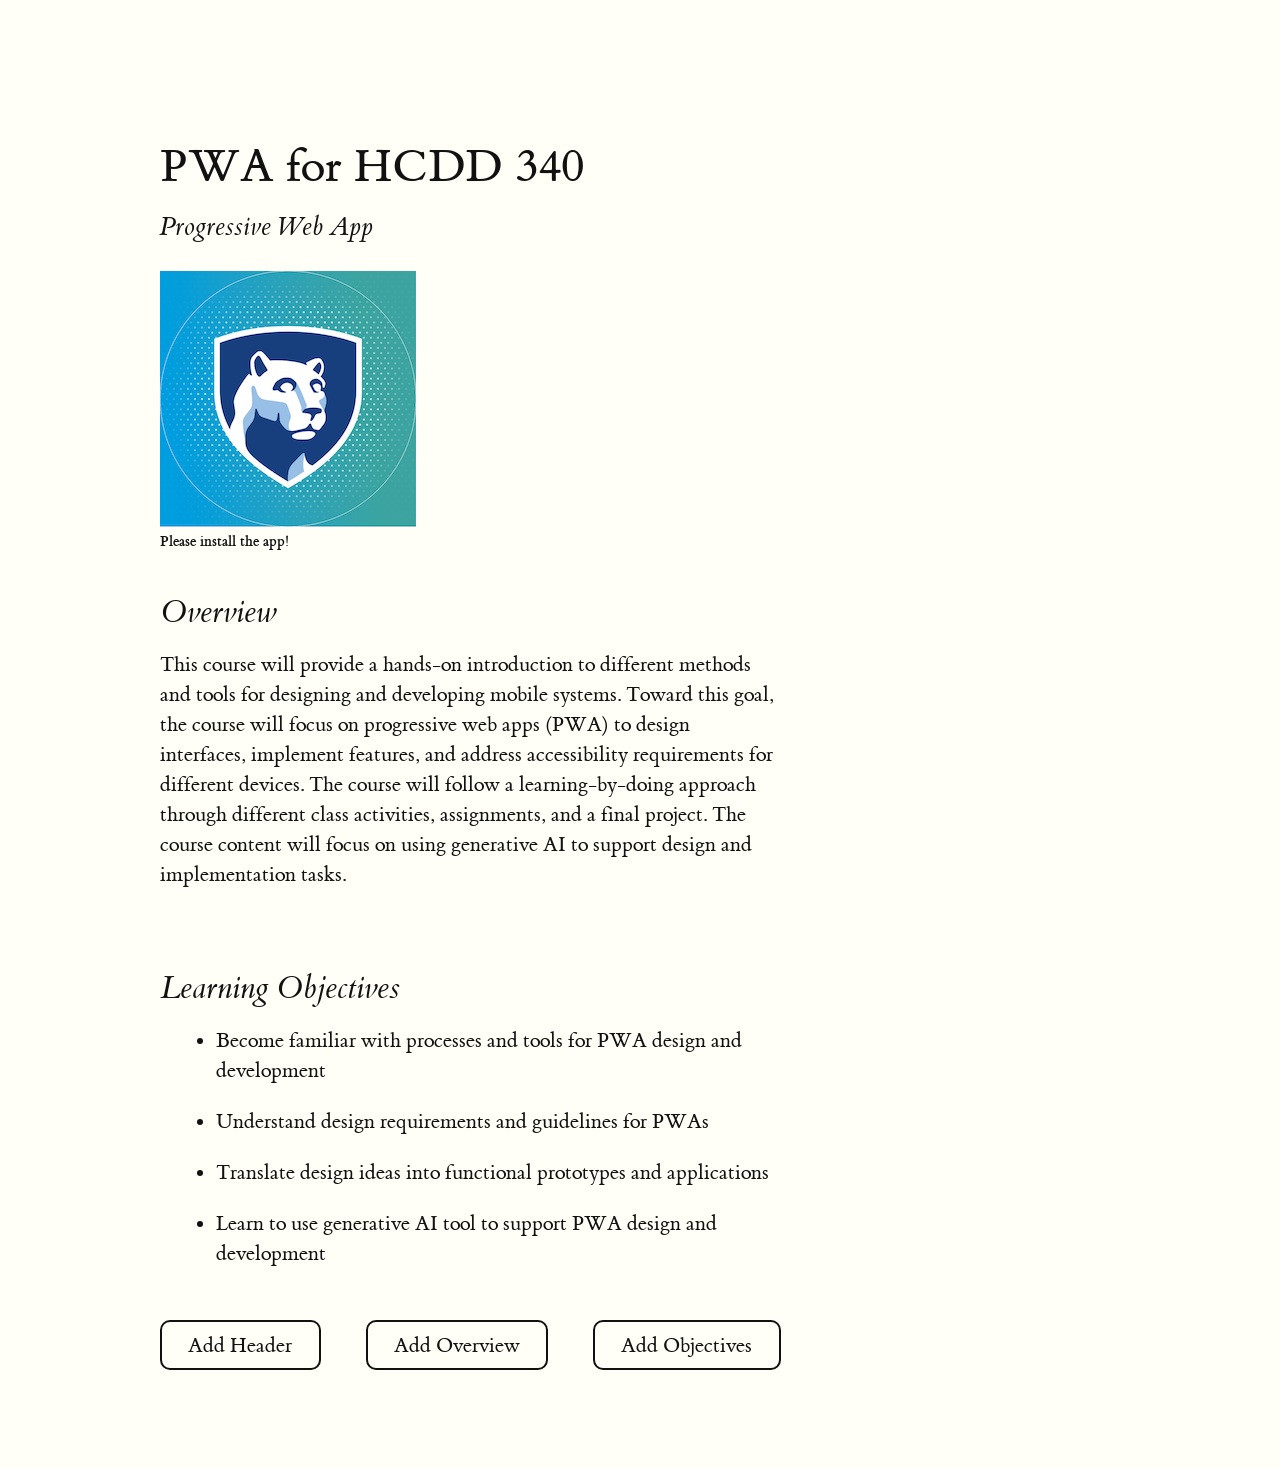
<file: outcome.html>
<!doctype html>
<html lang="en">

    <head>
        <meta charset="UTF-8" />
        <meta name="viewport" content="width=device-width, initial-scale=1.0">
        <link rel="stylesheet" href="tufte.css" />
        <link rel="manifest" href="pwa-manifest.json" />
        <link rel=icon href="./icons/shield-128.png" />
        <link rel="apple-touch-icon" href="./icons/shield-128.png" />
        <title>HCDD 340 — Activity 16</title>
    </head>
    <body>
        <article>
            <header id="title-block-header">
                <h1 class="title">PWA for HCDD 340</h1>
                <p class="subtitle">Progressive Web App</p>
            </header>
            <section id ="section-overview">
                <figure>
                    <img src="./icons/shield-256.png"
                         alt="Penn State Logo" />
                </figure>

                <h2 id="overview">Overview</h2>

                <p>This course will provide a hands-on introduction to different methods
                and tools for designing and developing mobile systems. Toward this goal, the
                course will focus on progressive web apps (PWA) to design interfaces, implement features, and address accessibility requirements for different devices. The course will follow a learning-by-doing approach through different class activities, assignments, and a final project. The course content will focus on using generative AI to support design and implementation tasks.</p>
            </section>

            <section id="section-objectives">
                <h2 id="learning-objectives">Learning Objectives</h2>

                <ul>
                    <li><p>Become familiar with processes and tools for PWA design and
                        development</p></li>
                    <li><p>Understand design requirements and guidelines for PWAs</p></li>
                    <li><p>Translate design ideas into functional prototypes and applications</p></li>
                    <li><p>Learn to use generative AI tool to support PWA design and development</p></li>
                </ul>


            </section>

            <section id="section-buttons">
                <button id="btn_header" class="tufte-button">Add Header</button>
                <button id="btn_overview" class="tufte-button">Add Overview</button>
                <button id="btn_objectives" class="tufte-button">Add Objectives</button>

            </section>

        </article>
    </body>
</html>
</file>
<file: tufte.css>
@charset "UTF-8";

/* Import ET Book styles
   adapted from https://github.com/edwardtufte/et-book/blob/gh-pages/et-book.css */

@font-face {
    font-family: "et-book";
    src: url("et-book/et-book-roman-line-figures/et-book-roman-line-figures.eot");
    src: url("et-book/et-book-roman-line-figures/et-book-roman-line-figures.eot?#iefix") format("embedded-opentype"), url("et-book/et-book-roman-line-figures/et-book-roman-line-figures.woff") format("woff"), url("et-book/et-book-roman-line-figures/et-book-roman-line-figures.ttf") format("truetype"), url("et-book/et-book-roman-line-figures/et-book-roman-line-figures.svg#etbookromanosf") format("svg");
    font-weight: normal;
    font-style: normal;
    font-display: swap;
}

@font-face {
    font-family: "et-book";
    src: url("et-book/et-book-display-italic-old-style-figures/et-book-display-italic-old-style-figures.eot");
    src: url("et-book/et-book-display-italic-old-style-figures/et-book-display-italic-old-style-figures.eot?#iefix") format("embedded-opentype"), url("et-book/et-book-display-italic-old-style-figures/et-book-display-italic-old-style-figures.woff") format("woff"), url("et-book/et-book-display-italic-old-style-figures/et-book-display-italic-old-style-figures.ttf") format("truetype"), url("et-book/et-book-display-italic-old-style-figures/et-book-display-italic-old-style-figures.svg#etbookromanosf") format("svg");
    font-weight: normal;
    font-style: italic;
    font-display: swap;
}

@font-face {
    font-family: "et-book";
    src: url("et-book/et-book-bold-line-figures/et-book-bold-line-figures.eot");
    src: url("et-book/et-book-bold-line-figures/et-book-bold-line-figures.eot?#iefix") format("embedded-opentype"), url("et-book/et-book-bold-line-figures/et-book-bold-line-figures.woff") format("woff"), url("et-book/et-book-bold-line-figures/et-book-bold-line-figures.ttf") format("truetype"), url("et-book/et-book-bold-line-figures/et-book-bold-line-figures.svg#etbookromanosf") format("svg");
    font-weight: bold;
    font-style: normal;
    font-display: swap;
}

@font-face {
    font-family: "et-book-roman-old-style";
    src: url("et-book/et-book-roman-old-style-figures/et-book-roman-old-style-figures.eot");
    src: url("et-book/et-book-roman-old-style-figures/et-book-roman-old-style-figures.eot?#iefix") format("embedded-opentype"), url("et-book/et-book-roman-old-style-figures/et-book-roman-old-style-figures.woff") format("woff"), url("et-book/et-book-roman-old-style-figures/et-book-roman-old-style-figures.ttf") format("truetype"), url("et-book/et-book-roman-old-style-figures/et-book-roman-old-style-figures.svg#etbookromanosf") format("svg");
    font-weight: normal;
    font-style: normal;
    font-display: swap;
}

/* Tufte CSS styles */
html {
    font-size: 15px;
}

body {
    width: 87.5%;
    margin-left: auto;
    margin-right: auto;
    padding-left: 12.5%;
    font-family: et-book, Palatino, "Palatino Linotype", "Palatino LT STD", "Book Antiqua", Georgia, serif;
    background-color: #fffff8;
    color: #111;
    max-width: 1400px;
    counter-reset: sidenote-counter;
}

/* Adds dark mode */
@media (prefers-color-scheme: dark) {
    body {
        background-color: #151515;
        color: #ddd;
    }
}

h1 {
    font-weight: 400;
    margin-top: 4rem;
    margin-bottom: 1.5rem;
    font-size: 3.2rem;
    line-height: 1;
}

h2 {
    font-style: italic;
    font-weight: 400;
    margin-top: 2.1rem;
    margin-bottom: 1.4rem;
    font-size: 2.2rem;
    line-height: 1;
}

h3 {
    font-style: italic;
    font-weight: 400;
    font-size: 1.7rem;
    margin-top: 2rem;
    margin-bottom: 1.4rem;
    line-height: 1;
}

hr {
    display: block;
    height: 1px;
    width: 55%;
    border: 0;
    border-top: 1px solid #ccc;
    margin: 1em 0;
    padding: 0;
}

p.subtitle {
    font-style: italic;
    margin-top: 1rem;
    margin-bottom: 1rem;
    font-size: 1.8rem;
    display: block;
    line-height: 1;
}

.numeral {
    font-family: et-book-roman-old-style;
}

.danger {
    color: red;
}

article {
    padding: 5rem 0rem;
}

section {
    padding-top: 1rem;
    padding-bottom: 1rem;
}

p,
dl,
ol,
ul {
    font-size: 1.4rem;
    line-height: 2rem;
}

p {
    margin-top: 1.4rem;
    margin-bottom: 1.4rem;
    padding-right: 0;
    vertical-align: baseline;
}

/* Chapter Epigraphs */
div.epigraph {
    margin: 5em 0;
}

div.epigraph > blockquote {
    margin-top: 3em;
    margin-bottom: 3em;
}

div.epigraph > blockquote,
div.epigraph > blockquote > p {
    font-style: italic;
}

div.epigraph > blockquote > footer {
    font-style: normal;
}

div.epigraph > blockquote > footer > cite {
    font-style: italic;
}
/* end chapter epigraphs styles */

blockquote {
    font-size: 1.4rem;
}

blockquote p {
    width: 55%;
    margin-right: 40px;
}

blockquote footer {
    width: 55%;
    font-size: 1.1rem;
    text-align: right;
}

section > p,
section > footer,
section > table {
    width: 55%;
}

/* 50 + 5 == 55, to be the same width as paragraph */
section > dl,
section > ol,
section > ul {
    width: 50%;
    -webkit-padding-start: 5%;
}

dt:not(:first-child),
li:not(:first-child) {
    margin-top: 0.25rem;
}

figure {
    padding: 0;
    border: 0;
    font-size: 100%;
    font: inherit;
    vertical-align: baseline;
    max-width: 55%;
    -webkit-margin-start: 0;
    -webkit-margin-end: 0;
    margin: 0 0 3em 0;
}

figcaption {
    float: right;
    clear: right;
    margin-top: 0;
    margin-bottom: 0;
    font-size: 1.1rem;
    line-height: 1.6;
    vertical-align: baseline;
    position: relative;
    max-width: 40%;
}

figure.fullwidth figcaption {
    margin-right: 24%;
}

a:link,
a:visited {
    color: inherit;
    text-underline-offset: 0.1em;
    text-decoration-thickness: 0.05em;
}

/* Sidenotes, margin notes, figures, captions */
img {
    max-width: 100%;
}

.sidenote,
.marginnote {
    float: right;
    clear: right;
    margin-right: -60%;
    width: 50%;
    margin-top: 0.3rem;
    margin-bottom: 0;
    font-size: 1.1rem;
    line-height: 1.3;
    vertical-align: baseline;
    position: relative;
}

.sidenote-number {
    counter-increment: sidenote-counter;
}

.sidenote-number:after,
.sidenote:before {
    font-family: et-book-roman-old-style;
    position: relative;
    vertical-align: baseline;
}

.sidenote-number:after {
    content: counter(sidenote-counter);
    font-size: 1rem;
    top: -0.5rem;
    left: 0.1rem;
}

.sidenote:before {
    content: counter(sidenote-counter) " ";
    font-size: 1rem;
    top: -0.5rem;
}

blockquote .sidenote,
blockquote .marginnote {
    margin-right: -82%;
    min-width: 59%;
    text-align: left;
}

div.fullwidth,
table.fullwidth {
    width: 100%;
}

div.table-wrapper {
    overflow-x: auto;
    font-family: "Trebuchet MS", "Gill Sans", "Gill Sans MT", sans-serif;
}

.sans {
    font-family: "Gill Sans", "Gill Sans MT", Calibri, sans-serif;
    letter-spacing: .03em;
}

code, pre > code {
    font-family: Consolas, "Liberation Mono", Menlo, Courier, monospace;
    font-size: 1.0rem;
    line-height: 1.42;
    -webkit-text-size-adjust: 100%; /* Prevent adjustments of font size after orientation changes in iOS. See https://github.com/edwardtufte/tufte-css/issues/81#issuecomment-261953409 */
}

.sans > code {
    font-size: 1.2rem;
}

h1 > code,
h2 > code,
h3 > code {
    font-size: 0.80em;
}

.marginnote > code,
.sidenote > code {
    font-size: 1rem;
}

pre > code {
    font-size: 0.9rem;
    width: 52.5%;
    margin-left: 2.5%;
    overflow-x: auto;
    display: block;
}

pre.fullwidth > code {
    width: 90%;
}

.fullwidth {
    max-width: 90%;
    clear:both;
}

span.newthought {
    font-variant: small-caps;
    font-size: 1.2em;
}

input.margin-toggle {
    display: none;
}

label.sidenote-number {
    display: inline-block;
    max-height: 2rem; /* should be less than or equal to paragraph line-height */
}

label.margin-toggle:not(.sidenote-number) {
    display: none;
}

.iframe-wrapper {
    position: relative;
    padding-bottom: 56.25%; /* 16:9 */
    padding-top: 25px;
    height: 0;
}

.iframe-wrapper iframe {
    position: absolute;
    top: 0;
    left: 0;
    width: 100%;
    height: 100%;
}

@media (max-width: 760px) {
    body {
        width: 84%;
        padding-left: 8%;
        padding-right: 8%;
    }

    hr,
    section > p,
    section > footer,
    section > table {
        width: 100%;
    }

    pre > code {
        width: 97%;
    }

    section > dl,
    section > ol,
    section > ul {
        width: 90%;
    }

    figure {
        max-width: 90%;
    }

    figcaption,
    figure.fullwidth figcaption {
        margin-right: 0%;
        max-width: none;
    }

    blockquote {
        margin-left: 1.5em;
        margin-right: 0em;
    }

    blockquote p,
    blockquote footer {
        width: 100%;
    }

    label.margin-toggle:not(.sidenote-number) {
        display: inline;
    }

    .sidenote,
    .marginnote {
        display: none;
    }

    .margin-toggle:checked + .sidenote,
    .margin-toggle:checked + .marginnote {
        display: block;
        float: left;
        left: 1rem;
        clear: both;
        width: 95%;
        margin: 1rem 2.5%;
        vertical-align: baseline;
        position: relative;
    }

    label {
        cursor: pointer;
    }

    div.table-wrapper,
    table {
        width: 85%;
    }

    img {
        width: 100%;
    }
}

@media (display-mode: browser) {
    figure::after {
        content: "\APlease install the app!";
        white-space: pre;
        font-weight: bold;
    }
}

@media (display-mode: standalone), (display-mode: fullscreen), (display-mode: minimal-ui) {
    figure::after {
        content: "\AThanks for installing the app!";
        white-space: pre;
        font-weight: bold;
    }
}

#section-buttons {
    display: flex;
    flex: auto;
    flex-direction: row;
    gap: 3rem;
    justify-content: start;
    align-items: center;
}


/* Base button style */
.tufte-button {
  display: inline-block;
  padding: 0.5em 1.25em; /* Ample padding for a good tap target */
  border: 2px solid #111;
  border-radius: 10px 10px;
  font-family: inherit;
  font-size: 1.4rem;
  line-height: inherit;
  background-color: transparent;
  color: #111;
  cursor: pointer;
  transition: all 0.2s ease-in-out; /* Smooth transition for hover effects */
}

/* Hover and active states */
.tufte-button:hover{
  background-color: #f5f5f5; /* A very subtle background change on hover */
  color: #111;
  box-shadow: none; /* Explicitly remove any default box-shadows */
  outline: none; /* Remove focus outline, which can look jarring */
}
</file>
